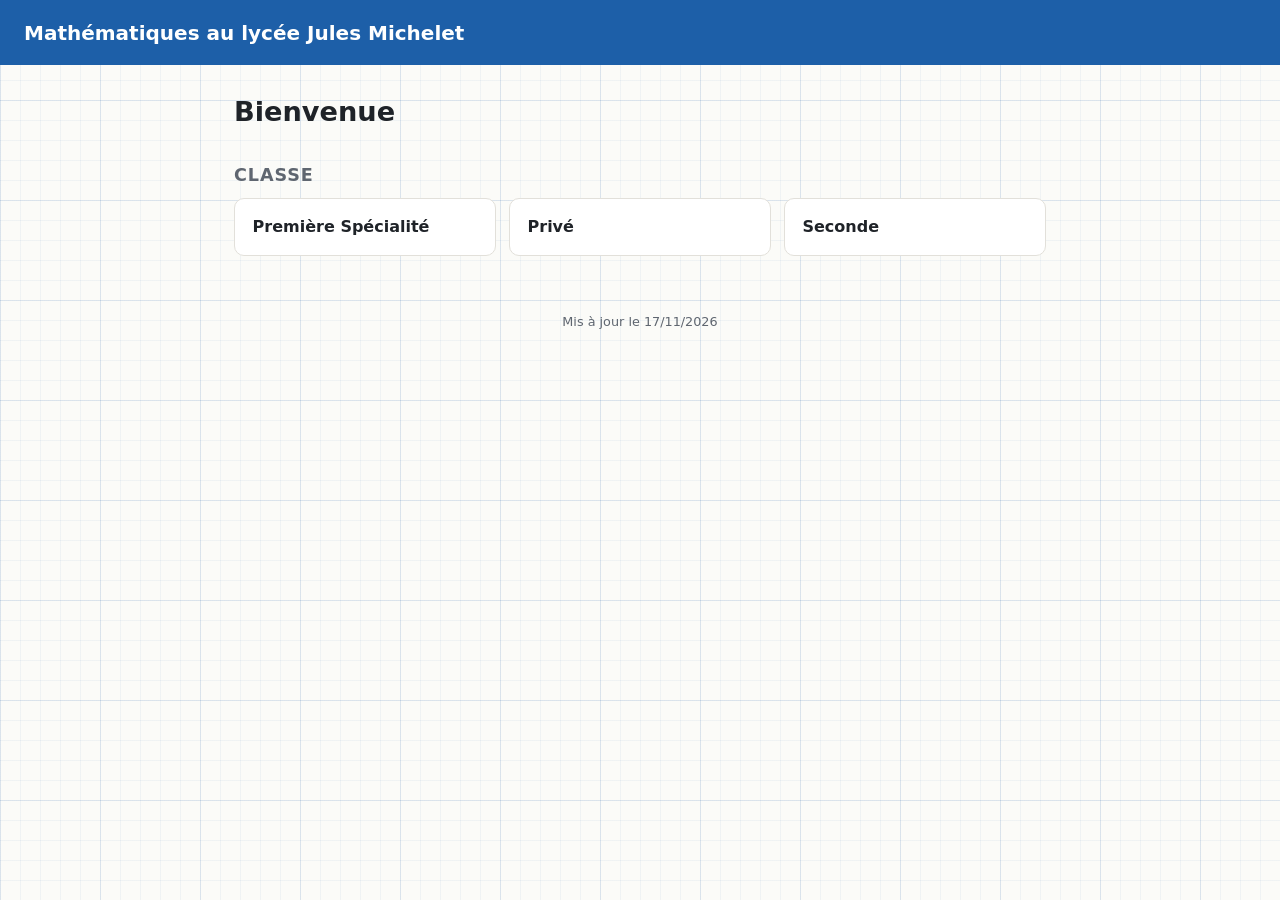
<file: index.html>
<!DOCTYPE html>
<html lang="fr">
<head>
<meta charset="utf-8">
<meta name="viewport" content="width=device-width, initial-scale=1">
<meta name="robots" content="noindex, nofollow">
<title>Bienvenue — Mathématiques au lycée Jules Michelet</title>
<link rel="stylesheet" href="style.css">
</head>
<body>
<header><a href="index.html">Mathématiques au lycée Jules Michelet</a></header>
<main>

<h1>Bienvenue</h1>
<h2>Classe</h2>
<div class="grille">
<a class="carte" href="premiere-specialite/index.html">Première Spécialité</a>
<a class="carte" href="prive/index.html">Privé</a>
<a class="carte" href="seconde/index.html">Seconde</a>
</div>
</main>
<footer>Mis à jour le 17/11/2026</footer>

<script data-goatcounter="https://maths-michelet.goatcounter.com/count" async src="https://gc.zgo.at/count.js"></script>
</body>
</html>
</file>
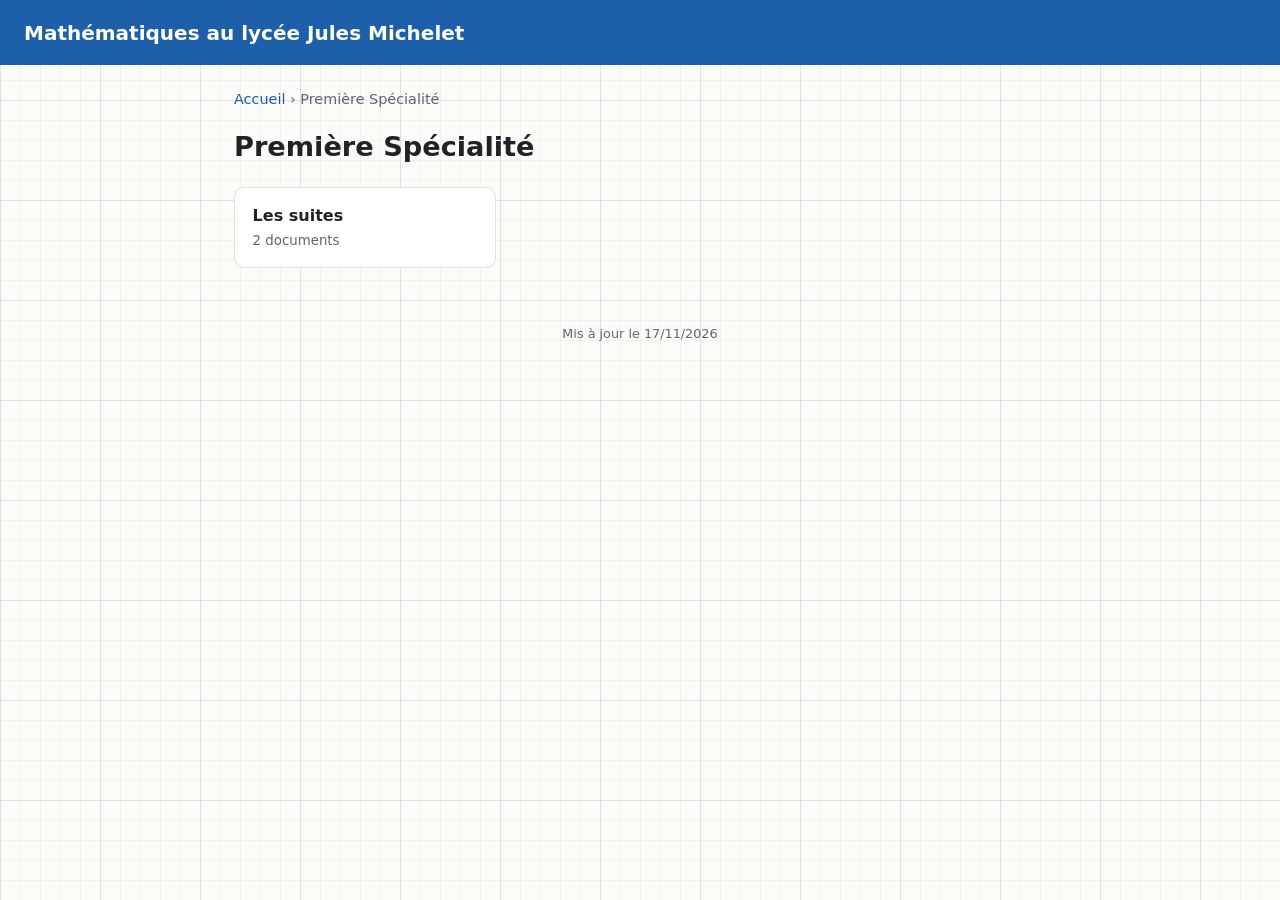
<file: premiere-specialite/index.html>
<!DOCTYPE html>
<html lang="fr">
<head>
<meta charset="utf-8">
<meta name="viewport" content="width=device-width, initial-scale=1">
<meta name="robots" content="noindex, nofollow">
<title>Première Spécialité — Mathématiques au lycée Jules Michelet</title>
<link rel="stylesheet" href="../style.css">
</head>
<body>
<header><a href="../index.html">Mathématiques au lycée Jules Michelet</a></header>
<main>
<nav class="fil"><a href="../index.html">Accueil</a> › Première Spécialité</nav>
<h1>Première Spécialité</h1>
<div class="grille">
<a class="carte" href="les-suites/index.html">Les suites<small>2 documents</small></a>
</div>
</main>
<footer>Mis à jour le 17/11/2026</footer>

<script data-goatcounter="https://maths-michelet.goatcounter.com/count" async src="https://gc.zgo.at/count.js"></script>
</body>
</html>
</file>
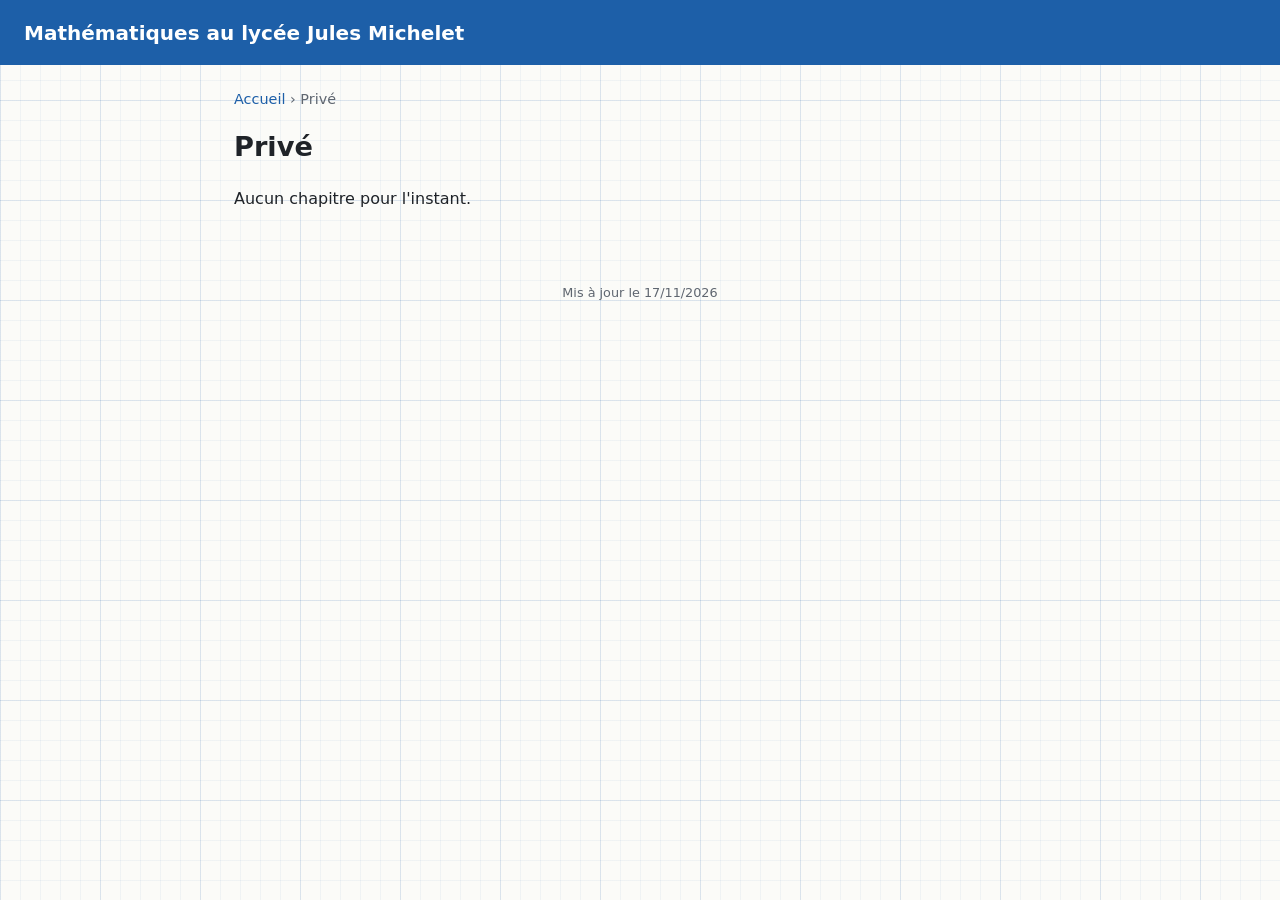
<file: prive/index.html>
<!DOCTYPE html>
<html lang="fr">
<head>
<meta charset="utf-8">
<meta name="viewport" content="width=device-width, initial-scale=1">
<meta name="robots" content="noindex, nofollow">
<title>Privé — Mathématiques au lycée Jules Michelet</title>
<link rel="stylesheet" href="../style.css">
</head>
<body>
<header><a href="../index.html">Mathématiques au lycée Jules Michelet</a></header>
<main>
<nav class="fil"><a href="../index.html">Accueil</a> › Privé</nav>
<h1>Privé</h1>
<p>Aucun chapitre pour l'instant.</p>
</main>
<footer>Mis à jour le 17/11/2026</footer>

<script data-goatcounter="https://maths-michelet.goatcounter.com/count" async src="https://gc.zgo.at/count.js"></script>
</body>
</html>
</file>
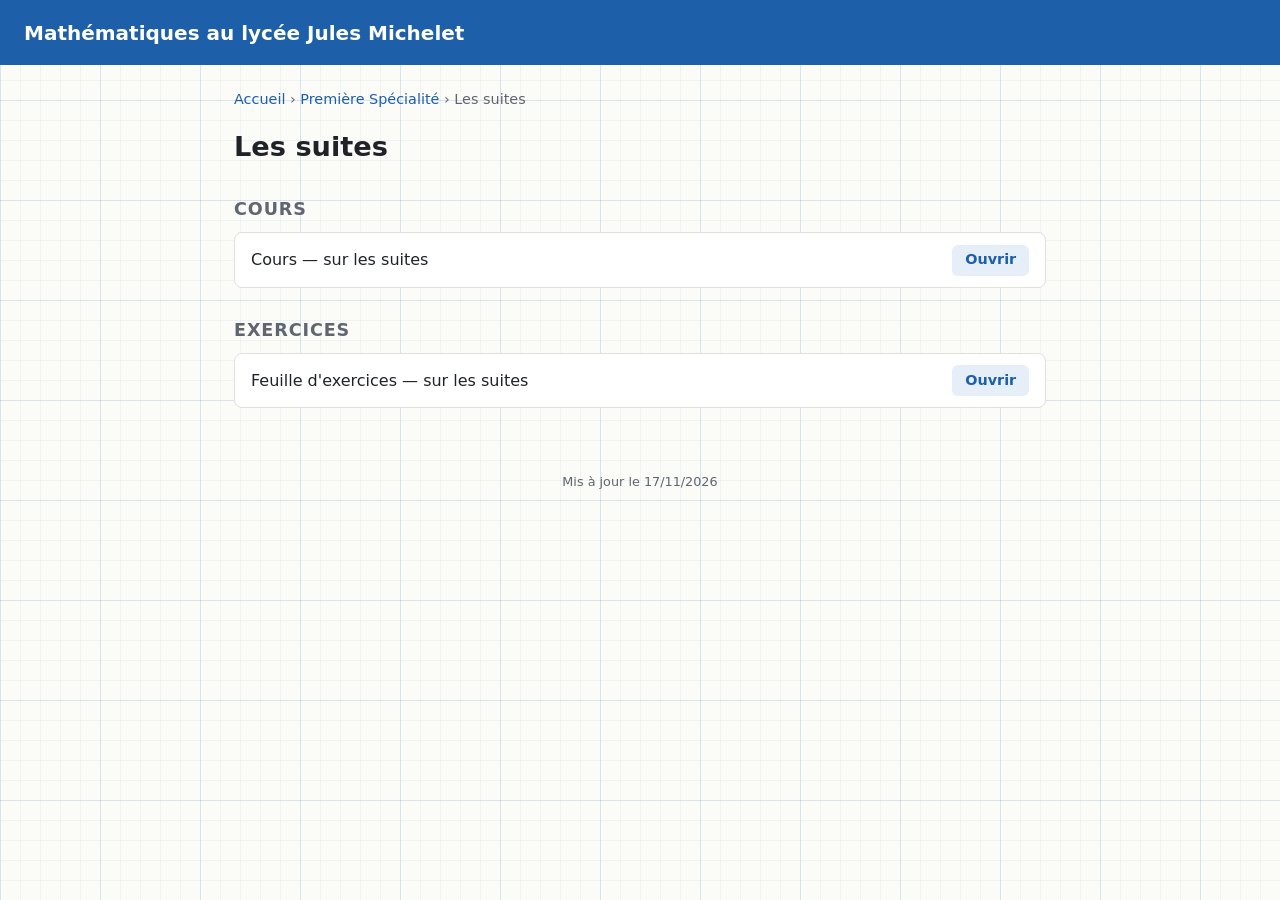
<file: premiere-specialite/les-suites/index.html>
<!DOCTYPE html>
<html lang="fr">
<head>
<meta charset="utf-8">
<meta name="viewport" content="width=device-width, initial-scale=1">
<meta name="robots" content="noindex, nofollow">
<title>Les suites — Mathématiques au lycée Jules Michelet</title>
<link rel="stylesheet" href="../../style.css">
</head>
<body>
<header><a href="../../index.html">Mathématiques au lycée Jules Michelet</a></header>
<main>
<nav class="fil"><a href="../../index.html">Accueil</a> › <a href="../index.html">Première Spécialité</a> › Les suites</nav>
<h1>Les suites</h1>
<h2>Cours</h2>
<ul class="docs">
<li><span>Cours — sur les suites</span><span class="boutons"><a href="cours-sur-les-suites.pdf">Ouvrir</a></span></li>
</ul>
<h2>Exercices</h2>
<ul class="docs">
<li><span>Feuille d&#x27;exercices — sur les suites</span><span class="boutons"><a href="exercices-sur-les-suites.pdf">Ouvrir</a></span></li>
</ul>
</main>
<footer>Mis à jour le 17/11/2026</footer>

<script data-goatcounter="https://maths-michelet.goatcounter.com/count" async src="https://gc.zgo.at/count.js"></script>
</body>
</html>
</file>
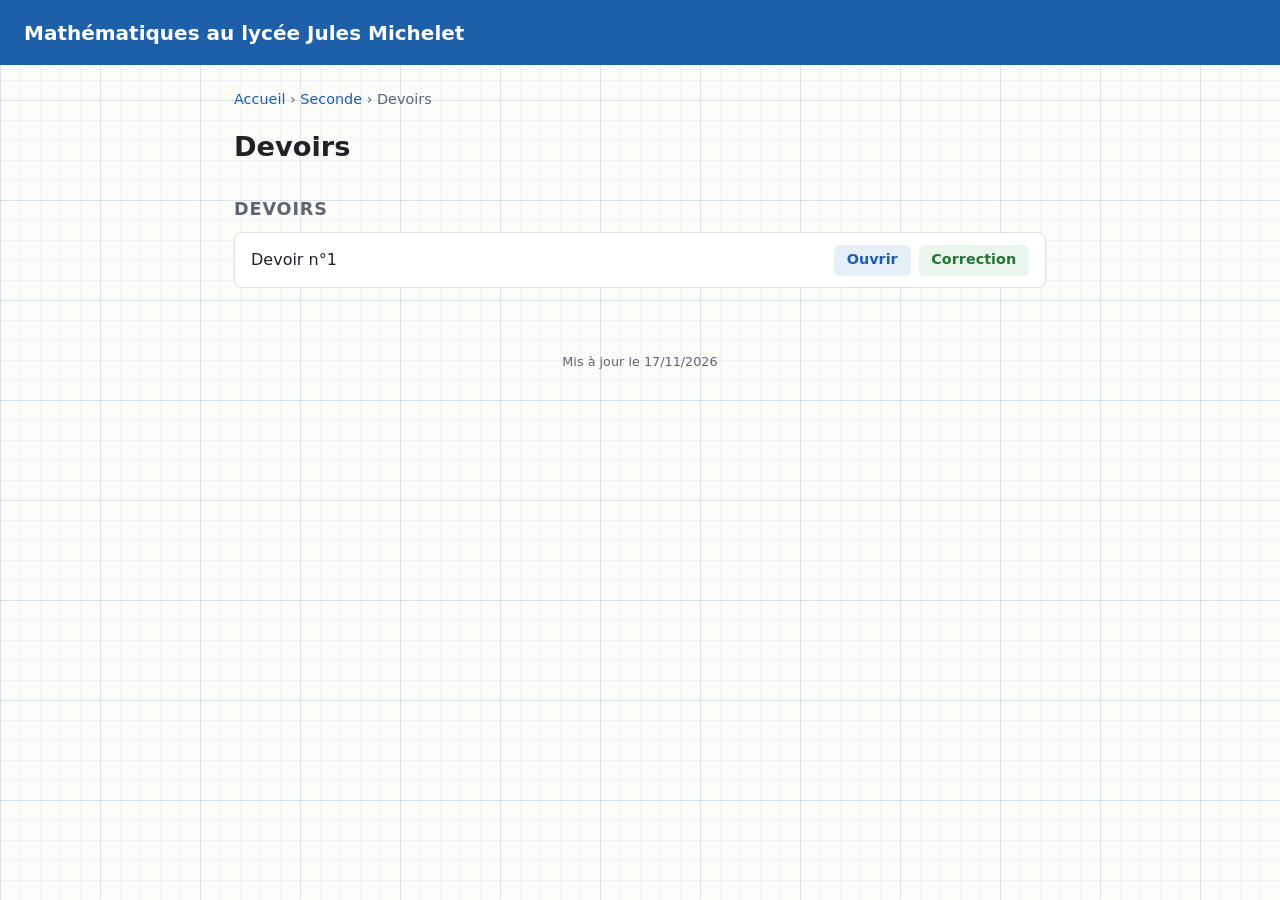
<file: seconde/devoirs/index.html>
<!DOCTYPE html>
<html lang="fr">
<head>
<meta charset="utf-8">
<meta name="viewport" content="width=device-width, initial-scale=1">
<meta name="robots" content="noindex, nofollow">
<title>Devoirs — Mathématiques au lycée Jules Michelet</title>
<link rel="stylesheet" href="../../style.css">
</head>
<body>
<header><a href="../../index.html">Mathématiques au lycée Jules Michelet</a></header>
<main>
<nav class="fil"><a href="../../index.html">Accueil</a> › <a href="../index.html">Seconde</a> › Devoirs</nav>
<h1>Devoirs</h1>
<h2>Devoirs</h2>
<ul class="docs">
<li><span>Devoir n°1</span><span class="boutons"><a href="devoir-1.pdf">Ouvrir</a><a class="corr" href="devoir-1-correction.pdf">Correction</a></span></li>
</ul>
</main>
<footer>Mis à jour le 17/11/2026</footer>

<script data-goatcounter="https://maths-michelet.goatcounter.com/count" async src="https://gc.zgo.at/count.js"></script>
</body>
</html>
</file>
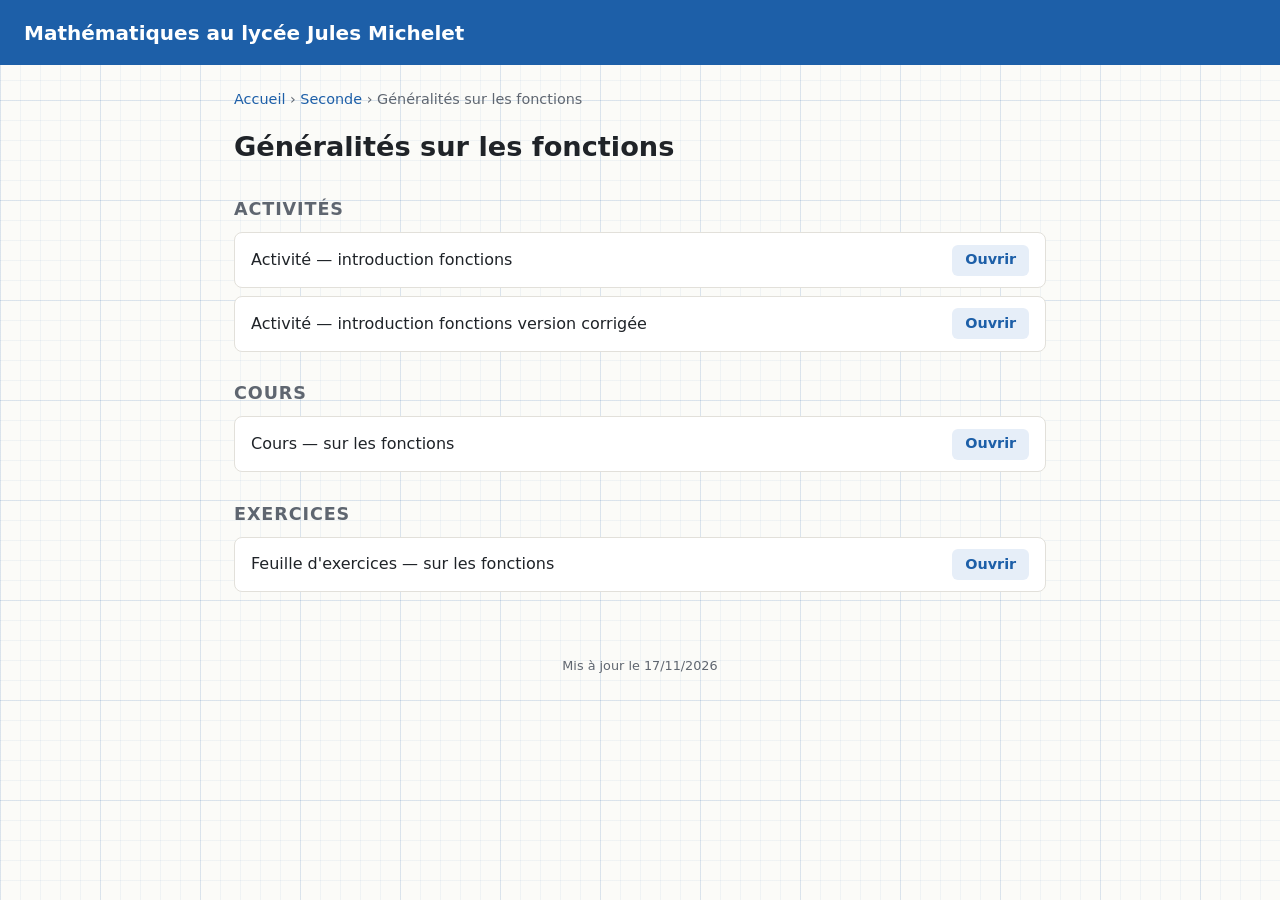
<file: seconde/generalites-sur-les-fonctions/index.html>
<!DOCTYPE html>
<html lang="fr">
<head>
<meta charset="utf-8">
<meta name="viewport" content="width=device-width, initial-scale=1">
<meta name="robots" content="noindex, nofollow">
<title>Généralités sur les fonctions — Mathématiques au lycée Jules Michelet</title>
<link rel="stylesheet" href="../../style.css">
</head>
<body>
<header><a href="../../index.html">Mathématiques au lycée Jules Michelet</a></header>
<main>
<nav class="fil"><a href="../../index.html">Accueil</a> › <a href="../index.html">Seconde</a> › Généralités sur les fonctions</nav>
<h1>Généralités sur les fonctions</h1>
<h2>Activités</h2>
<ul class="docs">
<li><span>Activité — introduction fonctions</span><span class="boutons"><a href="activite-introduction-fonctions.pdf">Ouvrir</a></span></li>
<li><span>Activité — introduction fonctions version corrigée</span><span class="boutons"><a href="activite-introduction-fonctions-version-corrigee.pdf">Ouvrir</a></span></li>
</ul>
<h2>Cours</h2>
<ul class="docs">
<li><span>Cours — sur les fonctions</span><span class="boutons"><a href="cours-sur-les-fonctions.pdf">Ouvrir</a></span></li>
</ul>
<h2>Exercices</h2>
<ul class="docs">
<li><span>Feuille d&#x27;exercices — sur les fonctions</span><span class="boutons"><a href="exercices-sur-les-fonctions.pdf">Ouvrir</a></span></li>
</ul>
</main>
<footer>Mis à jour le 17/11/2026</footer>

<script data-goatcounter="https://maths-michelet.goatcounter.com/count" async src="https://gc.zgo.at/count.js"></script>
</body>
</html>
</file>
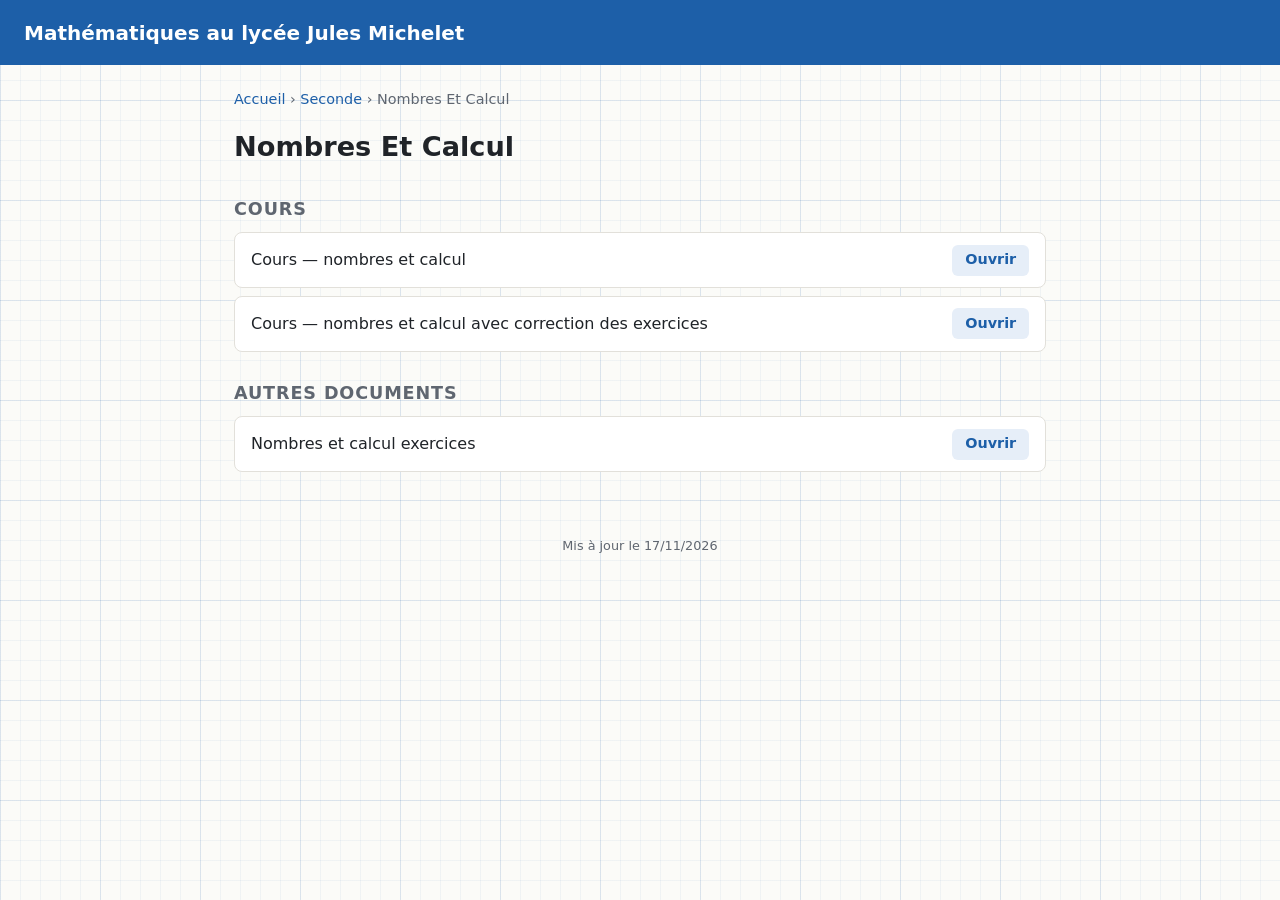
<file: seconde/nombres-et-calcul/index.html>
<!DOCTYPE html>
<html lang="fr">
<head>
<meta charset="utf-8">
<meta name="viewport" content="width=device-width, initial-scale=1">
<meta name="robots" content="noindex, nofollow">
<title>Nombres Et Calcul — Mathématiques au lycée Jules Michelet</title>
<link rel="stylesheet" href="../../style.css">
</head>
<body>
<header><a href="../../index.html">Mathématiques au lycée Jules Michelet</a></header>
<main>
<nav class="fil"><a href="../../index.html">Accueil</a> › <a href="../index.html">Seconde</a> › Nombres Et Calcul</nav>
<h1>Nombres Et Calcul</h1>
<h2>Cours</h2>
<ul class="docs">
<li><span>Cours — nombres et calcul</span><span class="boutons"><a href="cours-nombres-et-calcul.pdf">Ouvrir</a></span></li>
<li><span>Cours — nombres et calcul avec correction des exercices</span><span class="boutons"><a href="cours-nombres-et-calcul-avec-correction-des-exercices.pdf">Ouvrir</a></span></li>
</ul>
<h2>Autres documents</h2>
<ul class="docs">
<li><span>Nombres et calcul exercices</span><span class="boutons"><a href="nombres-et-calcul-exercices.pdf">Ouvrir</a></span></li>
</ul>
</main>
<footer>Mis à jour le 17/11/2026</footer>

<script data-goatcounter="https://maths-michelet.goatcounter.com/count" async src="https://gc.zgo.at/count.js"></script>
</body>
</html>
</file>
<file: style.css>
:root {
  --fond: #f6f5f1; --carte: #ffffff; --texte: #1f2328; --doux: #5f6670;
  --accent: #1d5fa8; --accent-clair: #e6eef8; --bord: #e2e0da;
  --vert: #23753a; --vert-clair: #eaf5ec;
}
* { box-sizing: border-box; }
body { margin: 0; font-family: system-ui, -apple-system, "Segoe UI", Roboto, sans-serif;
       background: var(--fond); color: var(--texte); line-height: 1.5; }
header { background: var(--accent); color: white; padding: 1.1rem 1.5rem; }
header a { color: white; text-decoration: none; font-weight: 700; font-size: 1.25rem; }
main { max-width: 860px; margin: 0 auto; padding: 1.5rem; }
nav.fil { font-size: .9rem; color: var(--doux); margin-bottom: 1rem; }
nav.fil a { color: var(--accent); text-decoration: none; }
h1 { margin: .2rem 0 1.2rem; font-size: 1.7rem; }
h2 { font-size: 1.1rem; text-transform: uppercase; letter-spacing: .05em;
     color: var(--doux); margin: 1.8rem 0 .6rem; }
.grille { display: grid; grid-template-columns: repeat(auto-fill, minmax(220px, 1fr)); gap: .8rem; }
a.carte { display: block; background: var(--carte); border: 1px solid var(--bord); border-radius: 10px;
          padding: 1rem 1.1rem; text-decoration: none; color: var(--texte); font-weight: 600;
          transition: border-color .15s, transform .15s; }
a.carte:hover { border-color: var(--accent); transform: translateY(-2px); }
a.carte small { display: block; font-weight: 400; color: var(--doux); margin-top: .2rem; }
ul.docs { list-style: none; padding: 0; margin: 0; }
ul.docs li { display: flex; align-items: center; justify-content: space-between; gap: 1rem;
             background: var(--carte); border: 1px solid var(--bord); border-radius: 8px;
             padding: .7rem 1rem; margin-bottom: .5rem; }
.boutons { display: flex; gap: .5rem; flex-shrink: 0; }
.boutons a { font-size: .9rem; padding: .3rem .8rem; border-radius: 6px; text-decoration: none;
             background: var(--accent-clair); color: var(--accent); font-weight: 600; cursor: pointer; }
.boutons a:hover { background: var(--accent); color: white; }
.boutons a.corr { background: var(--vert-clair); color: var(--vert); }
.boutons a.corr:hover { background: var(--vert); color: white; }
footer { text-align: center; color: var(--doux); font-size: .8rem; padding: 2rem 1rem; }

/* Fenêtre de mot de passe */
#fenetre { position: fixed; inset: 0; background: rgba(20, 25, 35, .45); display: none;
           align-items: center; justify-content: center; padding: 1rem; z-index: 10; }
#fenetre.ouverte { display: flex; }
#fenetre .boite { background: white; border-radius: 12px; padding: 1.4rem 1.5rem; width: 100%;
                  max-width: 380px; box-shadow: 0 10px 40px rgba(0,0,0,.2); }
#fenetre h3 { margin: 0 0 .3rem; font-size: 1.1rem; }
#fenetre p { margin: 0 0 .9rem; color: var(--doux); font-size: .92rem; }
#fenetre input { width: 100%; font-size: 1rem; padding: .55rem .7rem; border: 1px solid var(--bord);
                 border-radius: 7px; margin-bottom: .8rem; }
#fenetre .actions { display: flex; gap: .5rem; justify-content: flex-end; flex-wrap: wrap; }
#fenetre button, #fenetre .actions a { font-size: .95rem; padding: .45rem .9rem; border-radius: 7px;
                 border: none; cursor: pointer; font-weight: 600; text-decoration: none; }
#fenetre .principal { background: var(--accent); color: white; }
#fenetre .secondaire { background: #eef0f2; color: var(--texte); }
#fenetre .erreur { color: #b42318; font-weight: 600; }

/* Classe entièrement protégée : écran de mot de passe à la place du contenu */
.verrou { background: var(--carte); border: 1px solid var(--bord); border-radius: 12px;
          padding: 1.4rem 1.5rem; max-width: 420px; }
.verrou p { margin: 0 0 .9rem; color: var(--doux); }
.verrou .ligne { display: flex; gap: .5rem; }
.verrou input { flex: 1; min-width: 0; font-size: 1rem; padding: .55rem .7rem;
                border: 1px solid var(--bord); border-radius: 7px; }
.verrou button { font-size: .95rem; padding: .45rem 1rem; border-radius: 7px; border: none;
                 cursor: pointer; font-weight: 600; background: var(--accent); color: white; }
.verrou .erreur { color: #b42318; font-weight: 600; margin: .8rem 0 0; }

body {
  background-color: #fbfbf8;
  background-image:
    linear-gradient(rgba(29, 95, 168, .10) 1px, transparent 1px),
    linear-gradient(90deg, rgba(29, 95, 168, .10) 1px, transparent 1px),
    linear-gradient(rgba(29, 95, 168, .05) 1px, transparent 1px),
    linear-gradient(90deg, rgba(29, 95, 168, .05) 1px, transparent 1px);
  background-size: 100px 100px, 100px 100px, 20px 20px, 20px 20px;
  background-attachment: fixed;
}
</file>
